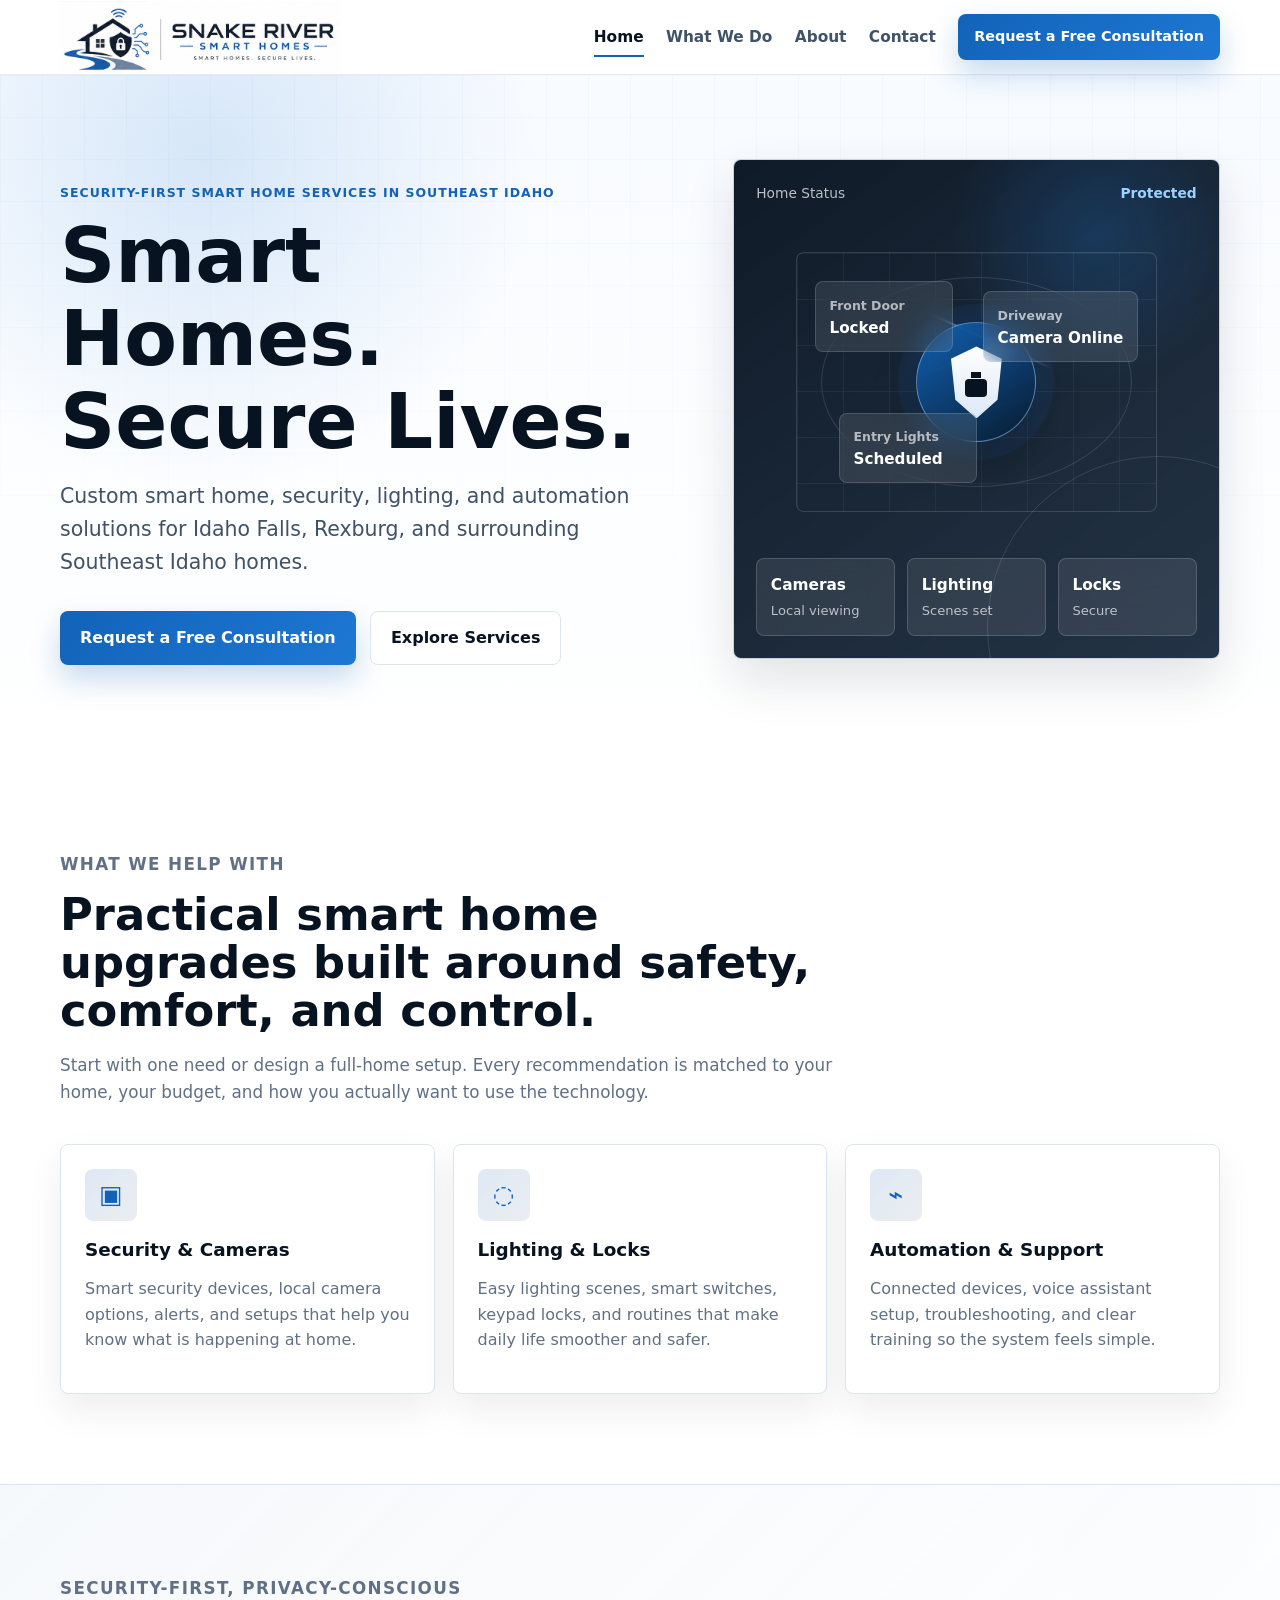
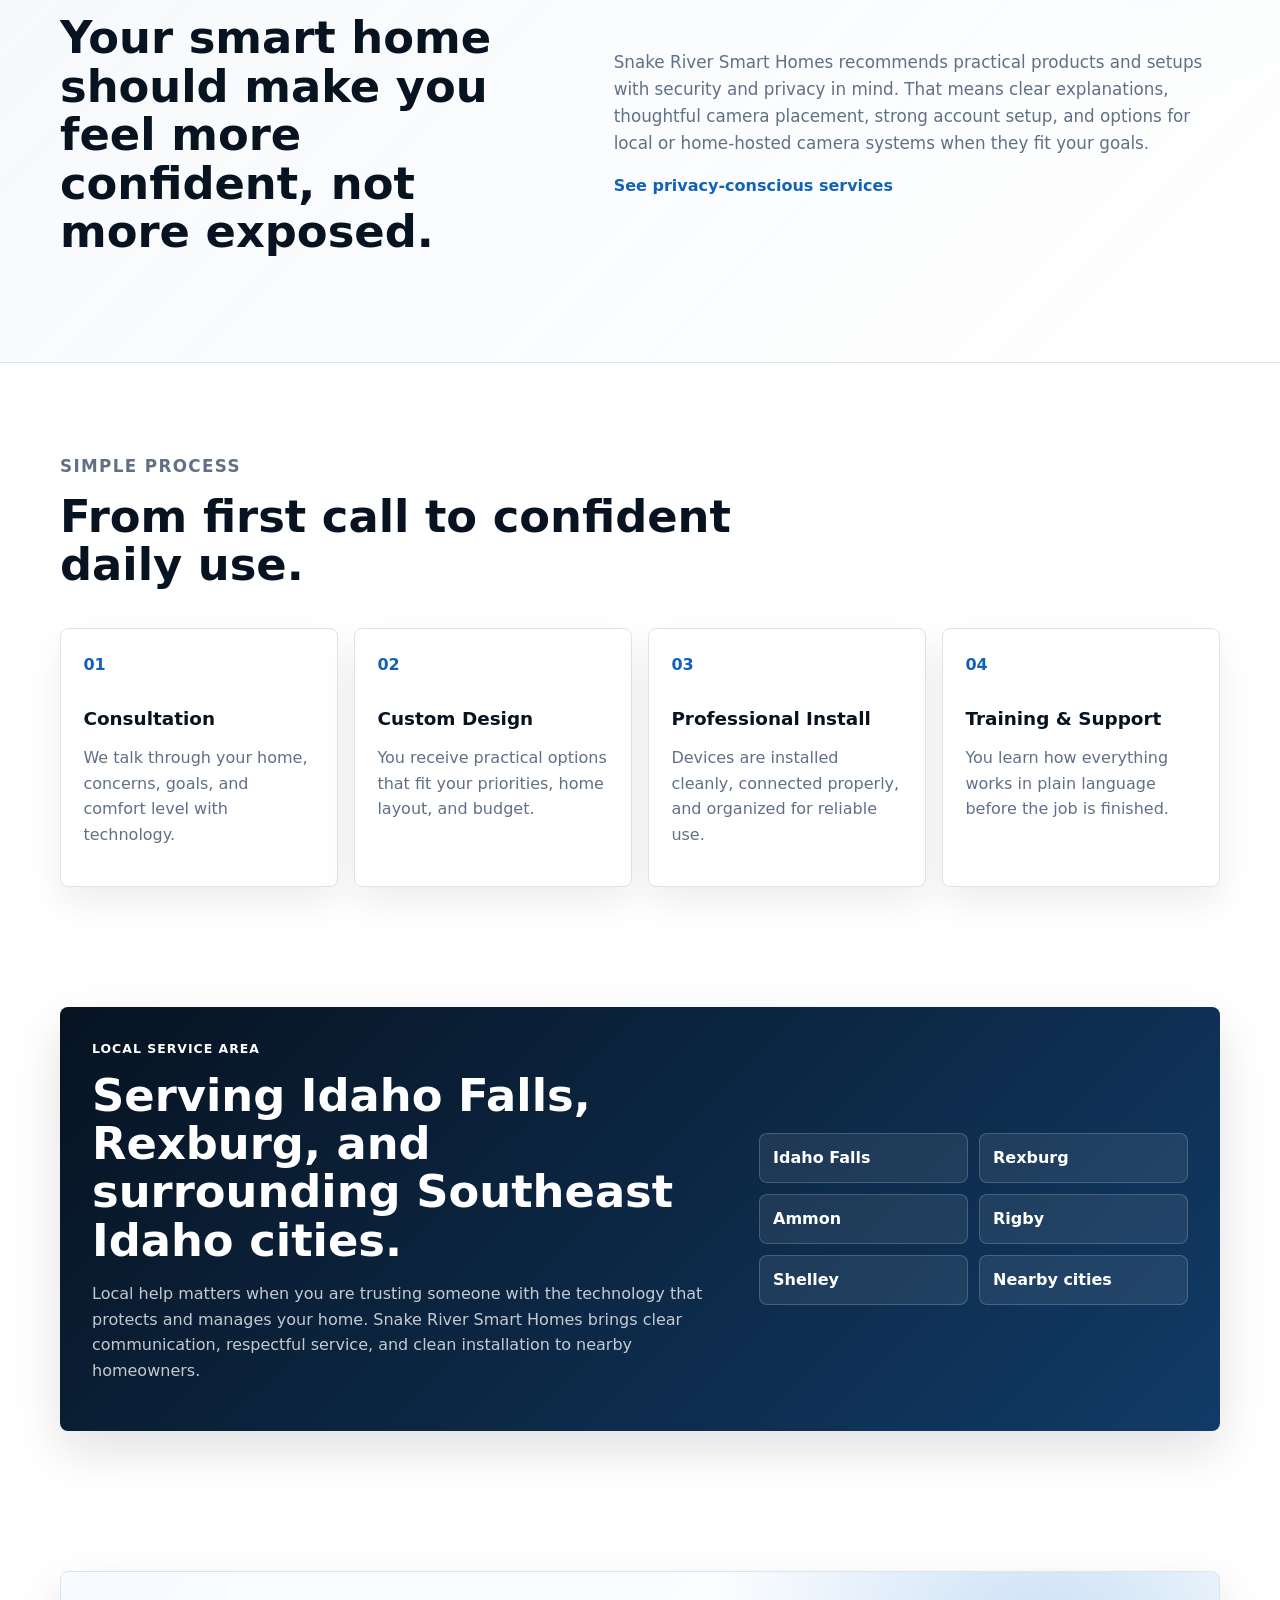
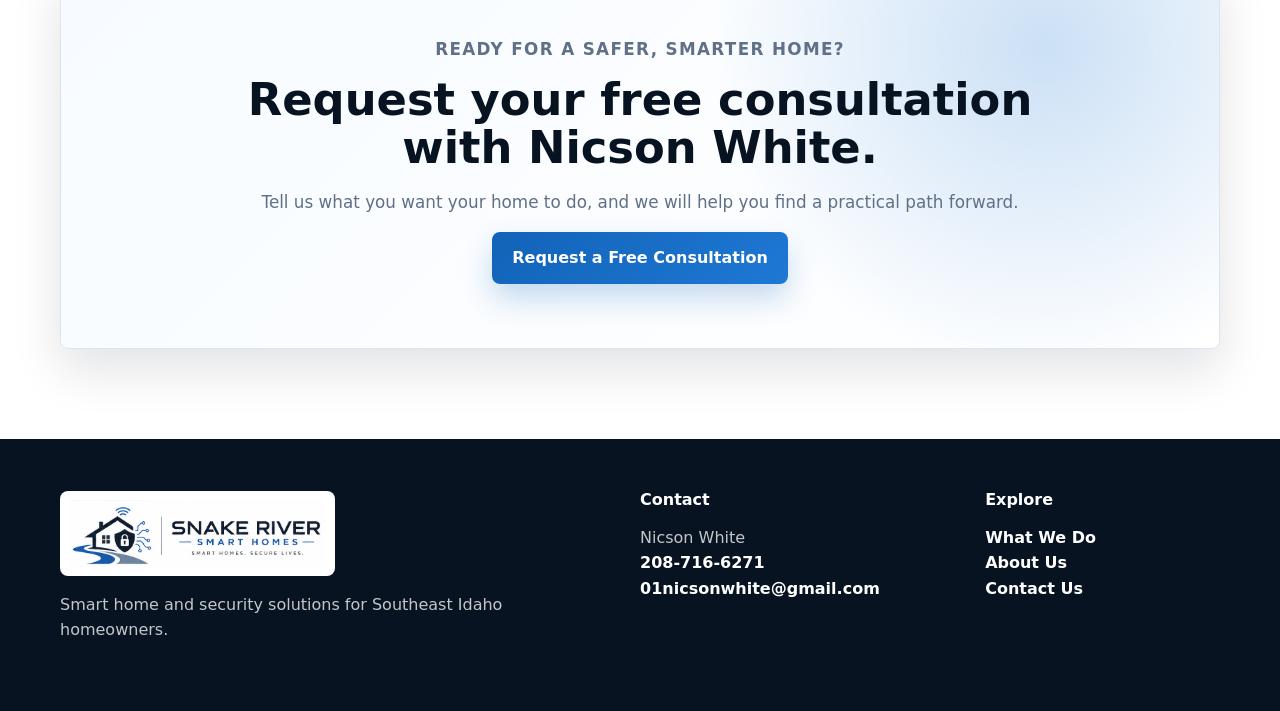
<file: index.html>
<!DOCTYPE html>
<html lang="en">
<head>
  <meta charset="UTF-8">
  <meta name="viewport" content="width=device-width, initial-scale=1.0">
  <meta name="description" content="Snake River Smart Homes provides security-first smart home, lighting, camera, lock, and automation solutions in Idaho Falls, Rexburg, and Southeast Idaho.">
  <title>Snake River Smart Homes | Smart Homes. Secure Lives.</title>
  <link rel="stylesheet" href="styles.css">
</head>
<body>
  <header class="site-header" data-header>
    <nav class="nav container" aria-label="Main navigation">
      <a class="brand" href="index.html" aria-label="Snake River Smart Homes home">
        <img src="assets/logo-horizontal.png" alt="Snake River Smart Homes logo">
      </a>
      <button class="nav-toggle" type="button" aria-label="Open menu" aria-expanded="false" aria-controls="primary-nav" data-nav-toggle>
        <span></span><span></span><span></span>
      </button>
      <div class="nav-menu" id="primary-nav" data-nav-menu>
        <a href="index.html">Home</a>
        <a href="packages.html">What We Do</a>
        <a href="about.html">About</a>
        <a href="contact.html">Contact</a>
        <a class="btn btn-small" href="contact.html">Request a Free Consultation</a>
      </div>
    </nav>
  </header>

  <main>
    <section class="hero hero-home">
      <div class="container hero-grid">
        <div class="hero-copy reveal">
          <p class="eyebrow">Security-first smart home services in Southeast Idaho</p>
          <h1>Smart Homes. Secure Lives.</h1>
          <p class="hero-subtitle">Custom smart home, security, lighting, and automation solutions for Idaho Falls, Rexburg, and surrounding Southeast Idaho homes.</p>
          <div class="hero-actions">
            <a class="btn" href="contact.html">Request a Free Consultation</a>
            <a class="btn btn-secondary" href="packages.html">Explore Services</a>
          </div>
        </div>

        <div class="hero-visual reveal" aria-label="Smart home security visual">
          <div class="smart-panel">
            <div class="panel-top">
              <span>Home Status</span>
              <strong>Protected</strong>
            </div>
            <div class="home-dashboard">
              <div class="secure-hub" aria-hidden="true">
                <div class="hub-shield"></div>
              </div>
              <div class="dashboard-tile tile-door">
                <span>Front Door</span>
                <strong>Locked</strong>
              </div>
              <div class="dashboard-tile tile-camera">
                <span>Driveway</span>
                <strong>Camera Online</strong>
              </div>
              <div class="dashboard-tile tile-light">
                <span>Entry Lights</span>
                <strong>Scheduled</strong>
              </div>
              <div class="dashboard-line line-one"></div>
              <div class="dashboard-line line-two"></div>
              <div class="dashboard-line line-three"></div>
            </div>
            <div class="panel-metrics" aria-label="Protected home features">
              <div><strong>Cameras</strong><span>Local viewing</span></div>
              <div><strong>Lighting</strong><span>Scenes set</span></div>
              <div><strong>Locks</strong><span>Secure</span></div>
            </div>
          </div>
        </div>
      </div>
    </section>

    <section class="section">
      <div class="container">
        <div class="section-heading reveal">
          <p class="eyebrow">What we help with</p>
          <h2>Practical smart home upgrades built around safety, comfort, and control.</h2>
          <p>Start with one need or design a full-home setup. Every recommendation is matched to your home, your budget, and how you actually want to use the technology.</p>
        </div>
        <div class="card-grid three">
          <article class="service-card tilt-card reveal">
            <span class="card-icon">▣</span>
            <h3>Security & Cameras</h3>
            <p>Smart security devices, local camera options, alerts, and setups that help you know what is happening at home.</p>
          </article>
          <article class="service-card tilt-card reveal">
            <span class="card-icon">◌</span>
            <h3>Lighting & Locks</h3>
            <p>Easy lighting scenes, smart switches, keypad locks, and routines that make daily life smoother and safer.</p>
          </article>
          <article class="service-card tilt-card reveal">
            <span class="card-icon">⌁</span>
            <h3>Automation & Support</h3>
            <p>Connected devices, voice assistant setup, troubleshooting, and clear training so the system feels simple.</p>
          </article>
        </div>
      </div>
    </section>

    <section class="section band">
      <div class="container split">
        <div class="reveal">
          <p class="eyebrow">Security-first, privacy-conscious</p>
          <h2>Your smart home should make you feel more confident, not more exposed.</h2>
        </div>
        <div class="reveal">
          <p>Snake River Smart Homes recommends practical products and setups with security and privacy in mind. That means clear explanations, thoughtful camera placement, strong account setup, and options for local or home-hosted camera systems when they fit your goals.</p>
          <a class="text-link" href="packages.html">See privacy-conscious services</a>
        </div>
      </div>
    </section>

    <section class="section">
      <div class="container">
        <div class="section-heading reveal">
          <p class="eyebrow">Simple process</p>
          <h2>From first call to confident daily use.</h2>
        </div>
        <div class="process-grid">
          <article class="process-step reveal">
            <span>01</span>
            <h3>Consultation</h3>
            <p>We talk through your home, concerns, goals, and comfort level with technology.</p>
          </article>
          <article class="process-step reveal">
            <span>02</span>
            <h3>Custom Design</h3>
            <p>You receive practical options that fit your priorities, home layout, and budget.</p>
          </article>
          <article class="process-step reveal">
            <span>03</span>
            <h3>Professional Install</h3>
            <p>Devices are installed cleanly, connected properly, and organized for reliable use.</p>
          </article>
          <article class="process-step reveal">
            <span>04</span>
            <h3>Training & Support</h3>
            <p>You learn how everything works in plain language before the job is finished.</p>
          </article>
        </div>
      </div>
    </section>

    <section class="section service-area">
      <div class="container area-card reveal">
        <div>
          <p class="eyebrow">Local service area</p>
          <h2>Serving Idaho Falls, Rexburg, and surrounding Southeast Idaho cities.</h2>
          <p>Local help matters when you are trusting someone with the technology that protects and manages your home. Snake River Smart Homes brings clear communication, respectful service, and clean installation to nearby homeowners.</p>
        </div>
        <div class="area-list" aria-label="Service areas">
          <span>Idaho Falls</span>
          <span>Rexburg</span>
          <span>Ammon</span>
          <span>Rigby</span>
          <span>Shelley</span>
          <span>Nearby cities</span>
        </div>
      </div>
    </section>

    <section class="section final-cta">
      <div class="container cta-panel reveal">
        <p class="eyebrow">Ready for a safer, smarter home?</p>
        <h2>Request your free consultation with Nicson White.</h2>
        <p>Tell us what you want your home to do, and we will help you find a practical path forward.</p>
        <a class="btn" href="contact.html">Request a Free Consultation</a>
      </div>
    </section>
  </main>

  <footer class="footer">
    <div class="container footer-grid">
      <div>
        <img src="assets/logo-horizontal.png" alt="Snake River Smart Homes logo" class="footer-logo">
        <p>Smart home and security solutions for Southeast Idaho homeowners.</p>
      </div>
      <div>
        <h2>Contact</h2>
        <p>Nicson White<br><a href="tel:12087166271">208-716-6271</a><br><a href="mailto:01nicsonwhite@gmail.com">01nicsonwhite@gmail.com</a></p>
      </div>
      <div>
        <h2>Explore</h2>
        <p><a href="packages.html">What We Do</a><br><a href="about.html">About Us</a><br><a href="contact.html">Contact Us</a></p>
      </div>
    </div>
  </footer>

  <script src="script.js"></script>
</body>
</html>
</file>
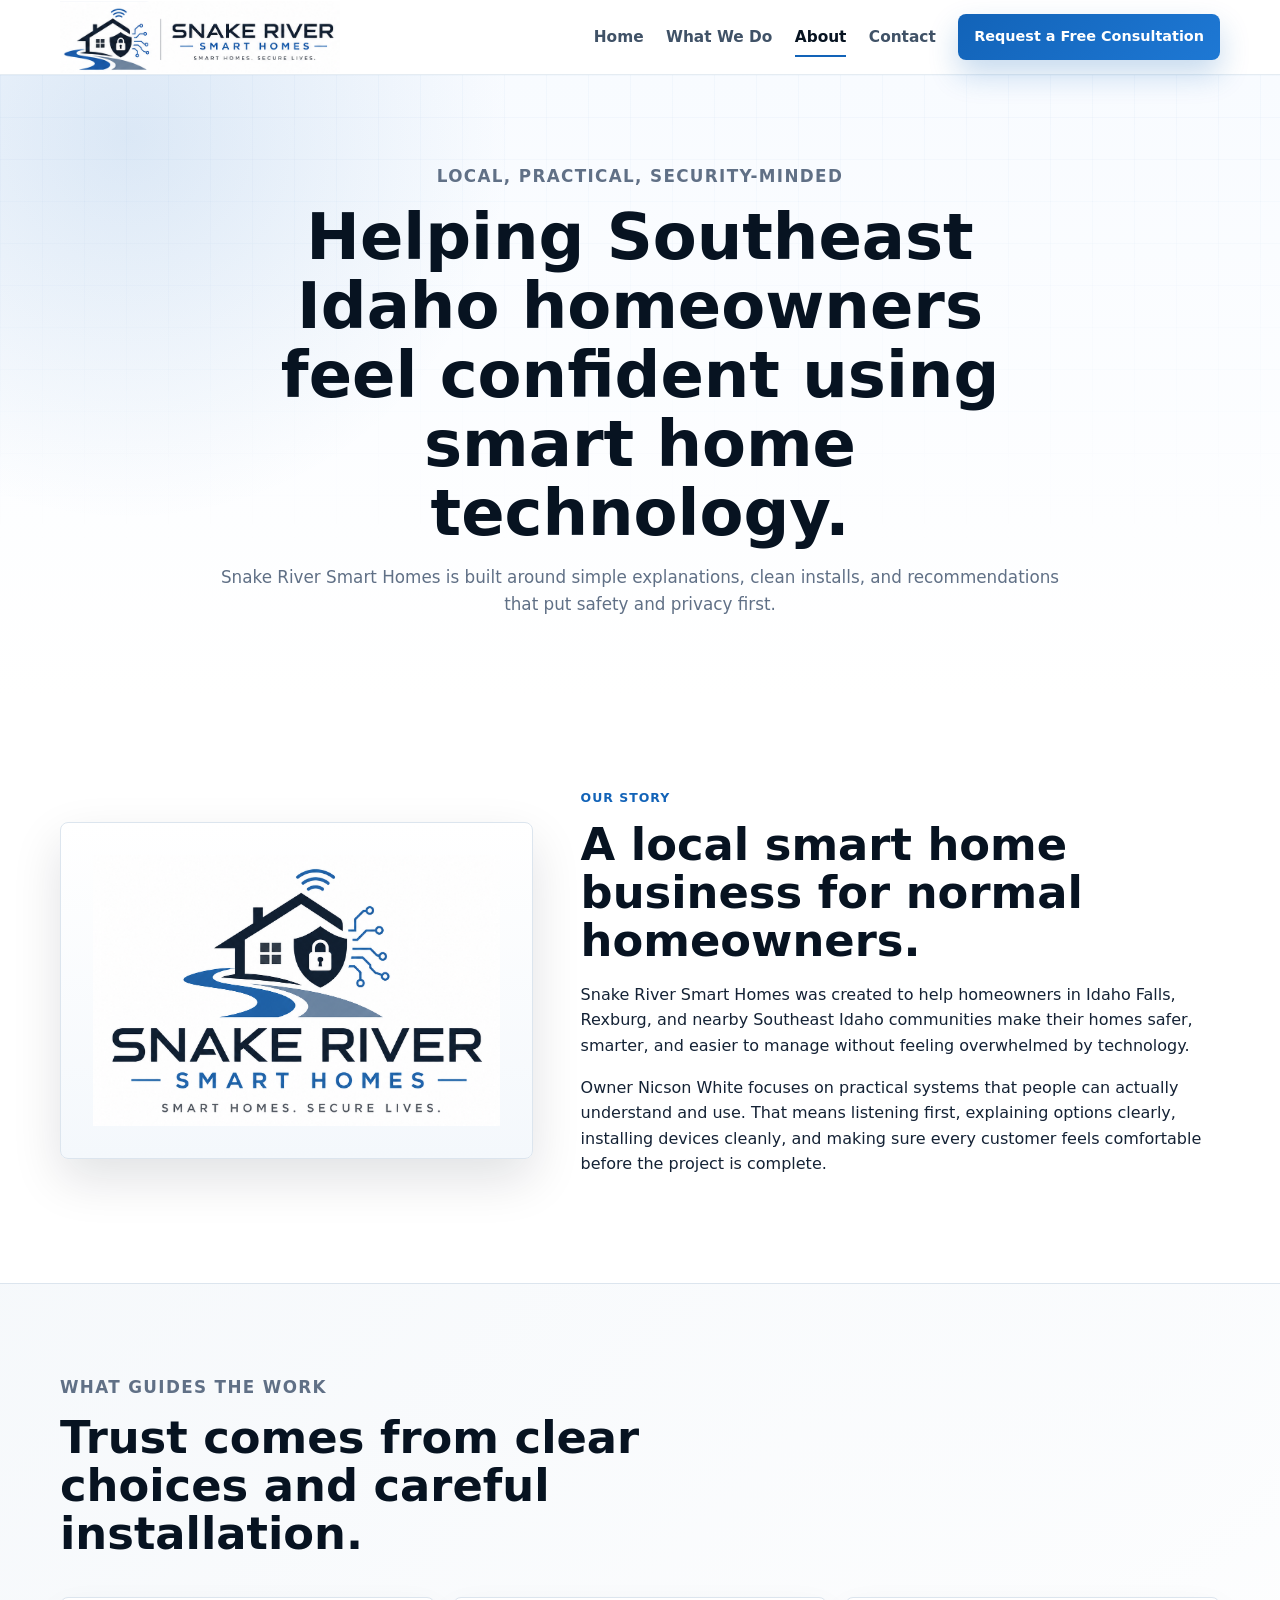
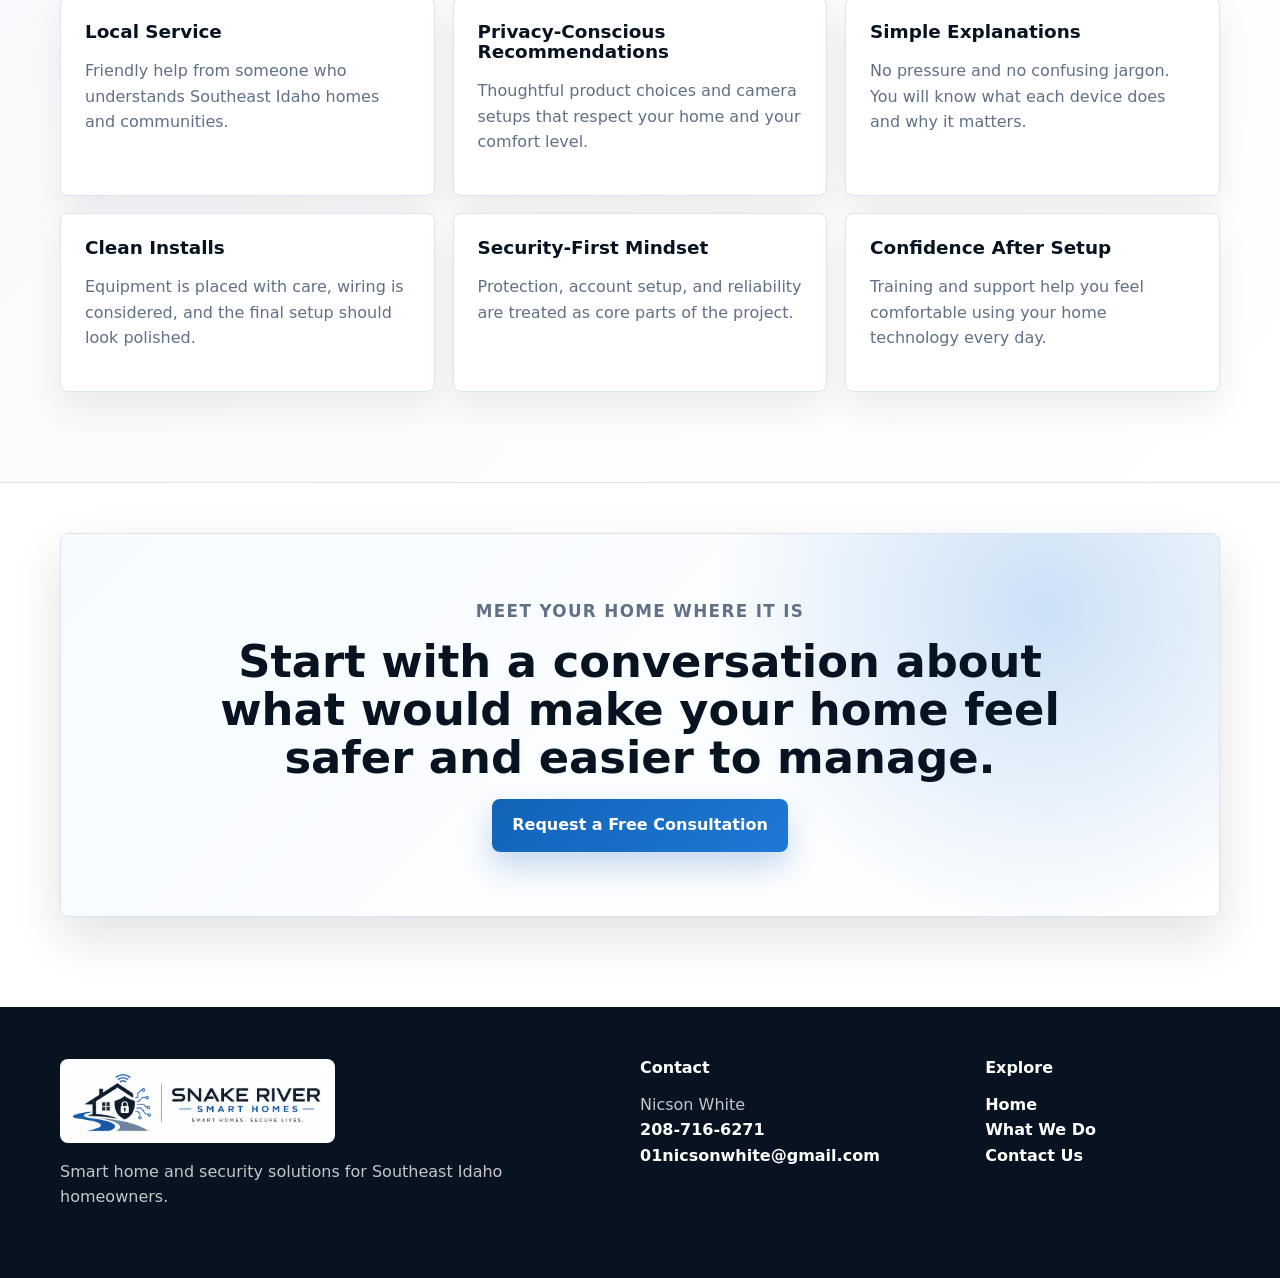
<file: about.html>
<!DOCTYPE html>
<html lang="en">
<head>
  <meta charset="UTF-8">
  <meta name="viewport" content="width=device-width, initial-scale=1.0">
  <meta name="description" content="Learn about Snake River Smart Homes, a local Southeast Idaho smart home business owned by Nicson White.">
  <title>About Us | Snake River Smart Homes</title>
  <link rel="stylesheet" href="styles.css">
</head>
<body>
  <header class="site-header" data-header>
    <nav class="nav container" aria-label="Main navigation">
      <a class="brand" href="index.html" aria-label="Snake River Smart Homes home"><img src="assets/logo-horizontal.png" alt="Snake River Smart Homes logo"></a>
      <button class="nav-toggle" type="button" aria-label="Open menu" aria-expanded="false" aria-controls="primary-nav" data-nav-toggle><span></span><span></span><span></span></button>
      <div class="nav-menu" id="primary-nav" data-nav-menu>
        <a href="index.html">Home</a>
        <a href="packages.html">What We Do</a>
        <a href="about.html">About</a>
        <a href="contact.html">Contact</a>
        <a class="btn btn-small" href="contact.html">Request a Free Consultation</a>
      </div>
    </nav>
  </header>

  <main>
    <section class="page-hero about-hero">
      <div class="container narrow reveal">
        <p class="eyebrow">Local, practical, security-minded</p>
        <h1>Helping Southeast Idaho homeowners feel confident using smart home technology.</h1>
        <p>Snake River Smart Homes is built around simple explanations, clean installs, and recommendations that put safety and privacy first.</p>
      </div>
    </section>

    <section class="section">
      <div class="container story-grid">
        <div class="story-card reveal">
          <img src="assets/logo-primary-cropped.png" alt="Snake River Smart Homes brand mark">
        </div>
        <div class="reveal">
          <p class="eyebrow">Our story</p>
          <h2>A local smart home business for normal homeowners.</h2>
          <p>Snake River Smart Homes was created to help homeowners in Idaho Falls, Rexburg, and nearby Southeast Idaho communities make their homes safer, smarter, and easier to manage without feeling overwhelmed by technology.</p>
          <p>Owner Nicson White focuses on practical systems that people can actually understand and use. That means listening first, explaining options clearly, installing devices cleanly, and making sure every customer feels comfortable before the project is complete.</p>
        </div>
      </div>
    </section>

    <section class="section band">
      <div class="container">
        <div class="section-heading reveal">
          <p class="eyebrow">What guides the work</p>
          <h2>Trust comes from clear choices and careful installation.</h2>
        </div>
        <div class="card-grid three">
          <article class="value-card reveal"><h3>Local Service</h3><p>Friendly help from someone who understands Southeast Idaho homes and communities.</p></article>
          <article class="value-card reveal"><h3>Privacy-Conscious Recommendations</h3><p>Thoughtful product choices and camera setups that respect your home and your comfort level.</p></article>
          <article class="value-card reveal"><h3>Simple Explanations</h3><p>No pressure and no confusing jargon. You will know what each device does and why it matters.</p></article>
          <article class="value-card reveal"><h3>Clean Installs</h3><p>Equipment is placed with care, wiring is considered, and the final setup should look polished.</p></article>
          <article class="value-card reveal"><h3>Security-First Mindset</h3><p>Protection, account setup, and reliability are treated as core parts of the project.</p></article>
          <article class="value-card reveal"><h3>Confidence After Setup</h3><p>Training and support help you feel comfortable using your home technology every day.</p></article>
        </div>
      </div>
    </section>

    <section class="section final-cta">
      <div class="container cta-panel reveal">
        <p class="eyebrow">Meet your home where it is</p>
        <h2>Start with a conversation about what would make your home feel safer and easier to manage.</h2>
        <a class="btn" href="contact.html">Request a Free Consultation</a>
      </div>
    </section>
  </main>

  <footer class="footer">
    <div class="container footer-grid">
      <div><img src="assets/logo-horizontal.png" alt="Snake River Smart Homes logo" class="footer-logo"><p>Smart home and security solutions for Southeast Idaho homeowners.</p></div>
      <div><h2>Contact</h2><p>Nicson White<br><a href="tel:12087166271">208-716-6271</a><br><a href="mailto:01nicsonwhite@gmail.com">01nicsonwhite@gmail.com</a></p></div>
      <div><h2>Explore</h2><p><a href="index.html">Home</a><br><a href="packages.html">What We Do</a><br><a href="contact.html">Contact Us</a></p></div>
    </div>
  </footer>
  <script src="script.js"></script>
</body>
</html>
</file>
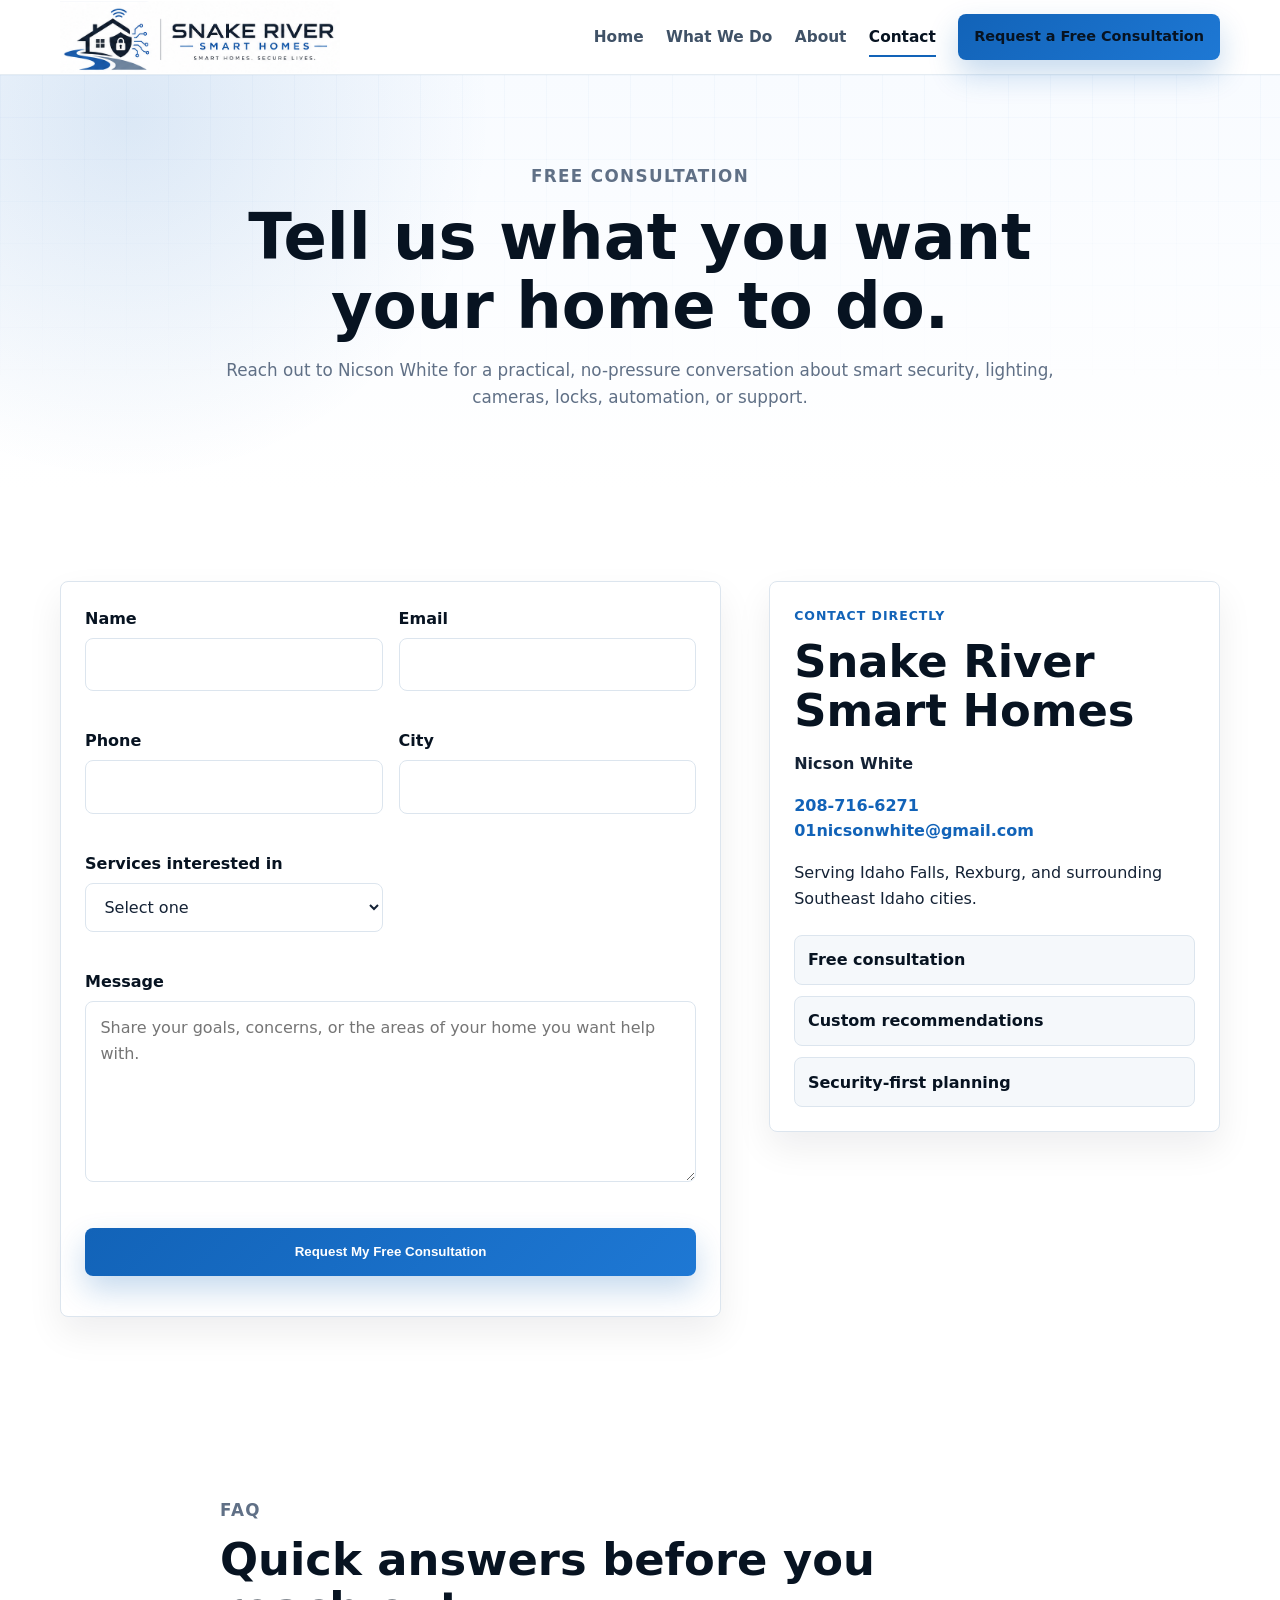
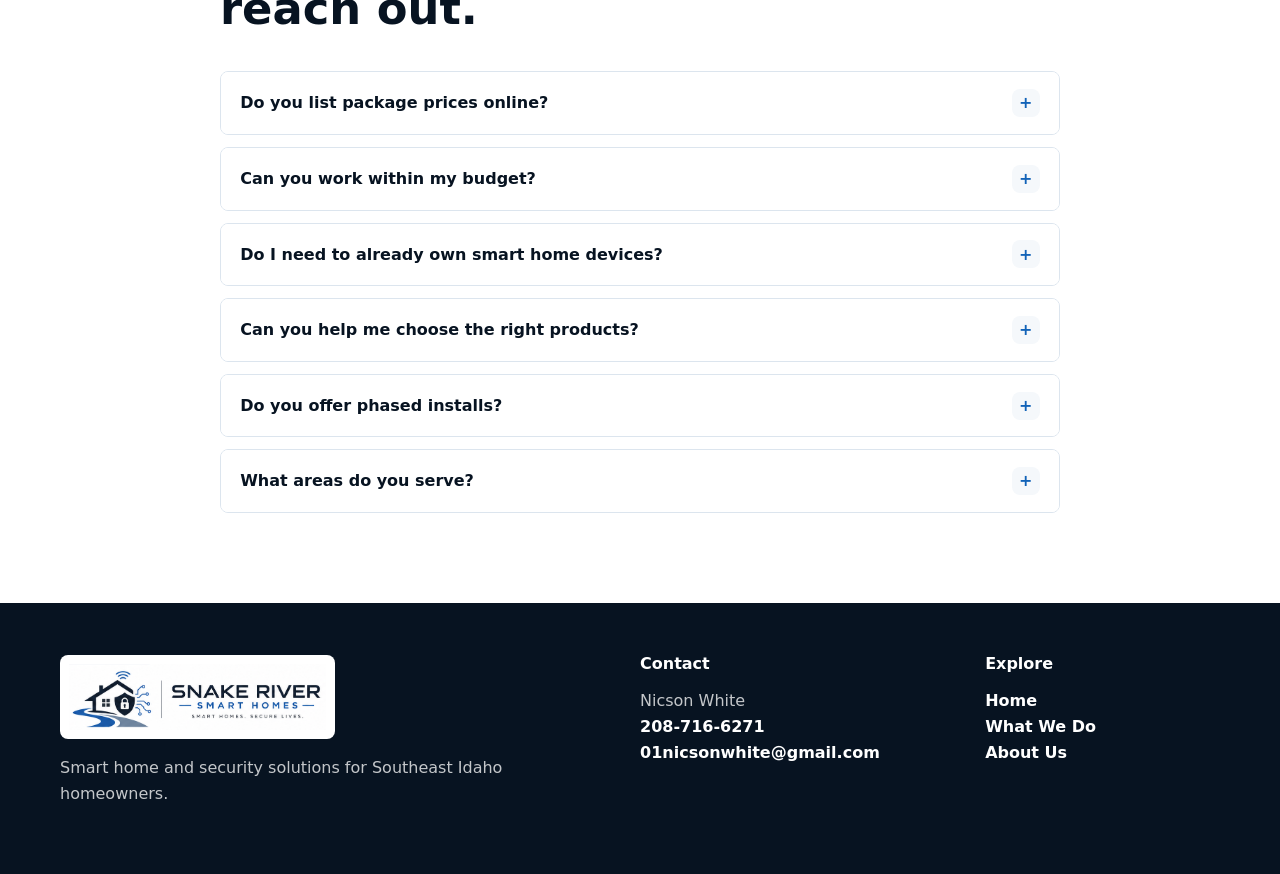
<file: contact.html>
<!DOCTYPE html>
<html lang="en">
<head>
  <meta charset="UTF-8">
  <meta name="viewport" content="width=device-width, initial-scale=1.0">
  <meta name="description" content="Contact Snake River Smart Homes to request a free smart home consultation in Idaho Falls, Rexburg, or Southeast Idaho.">
  <title>Contact Us | Snake River Smart Homes</title>
  <link rel="stylesheet" href="styles.css">
</head>
<body>
  <header class="site-header" data-header>
    <nav class="nav container" aria-label="Main navigation">
      <a class="brand" href="index.html" aria-label="Snake River Smart Homes home"><img src="assets/logo-horizontal.png" alt="Snake River Smart Homes logo"></a>
      <button class="nav-toggle" type="button" aria-label="Open menu" aria-expanded="false" aria-controls="primary-nav" data-nav-toggle><span></span><span></span><span></span></button>
      <div class="nav-menu" id="primary-nav" data-nav-menu>
        <a href="index.html">Home</a>
        <a href="packages.html">What We Do</a>
        <a href="about.html">About</a>
        <a href="contact.html">Contact</a>
        <a class="btn btn-small" href="contact.html">Request a Free Consultation</a>
      </div>
    </nav>
  </header>

  <main>
    <section class="page-hero">
      <div class="container narrow reveal">
        <p class="eyebrow">Free consultation</p>
        <h1>Tell us what you want your home to do.</h1>
        <p>Reach out to Nicson White for a practical, no-pressure conversation about smart security, lighting, cameras, locks, automation, or support.</p>
      </div>
    </section>

    <section class="section contact-section">
      <div class="container contact-grid">
        <form class="contact-form reveal" id="consultation-form" novalidate>
          <div class="form-row">
            <label for="name">Name</label>
            <input id="name" name="name" type="text" autocomplete="name" required>
            <small class="error-message"></small>
          </div>
          <div class="form-row">
            <label for="email">Email</label>
            <input id="email" name="email" type="email" autocomplete="email" required>
            <small class="error-message"></small>
          </div>
          <div class="form-row">
            <label for="phone">Phone</label>
            <input id="phone" name="phone" type="tel" autocomplete="tel" required>
            <small class="error-message"></small>
          </div>
          <div class="form-row">
            <label for="city">City</label>
            <input id="city" name="city" type="text" autocomplete="address-level2" required>
            <small class="error-message"></small>
          </div>
          <div class="form-row">
            <label for="services">Services interested in</label>
            <select id="services" name="services" required>
              <option value="">Select one</option>
              <option>Smart Security</option>
              <option>Smart Lighting</option>
              <option>Smart Locks</option>
              <option>Home Automation</option>
              <option>Local/Home-Hosted Cameras</option>
              <option>Setup & Support</option>
              <option>Not sure yet</option>
            </select>
            <small class="error-message"></small>
          </div>
          <div class="form-row full">
            <label for="message">Message</label>
            <textarea id="message" name="message" rows="6" placeholder="Share your goals, concerns, or the areas of your home you want help with." required></textarea>
            <small class="error-message"></small>
          </div>
          <button class="btn" type="submit">Request My Free Consultation</button>
          <p class="form-status" role="status" aria-live="polite"></p>
        </form>

        <aside class="contact-card reveal" aria-label="Contact information">
          <p class="eyebrow">Contact directly</p>
          <h2>Snake River Smart Homes</h2>
          <p><strong>Nicson White</strong></p>
          <p><a href="tel:12087166271">208-716-6271</a><br><a href="mailto:01nicsonwhite@gmail.com">01nicsonwhite@gmail.com</a></p>
          <p>Serving Idaho Falls, Rexburg, and surrounding Southeast Idaho cities.</p>
          <div class="contact-highlights">
            <span>Free consultation</span>
            <span>Custom recommendations</span>
            <span>Security-first planning</span>
          </div>
        </aside>
      </div>
    </section>

    <section class="section faq-section">
      <div class="container narrow">
        <div class="section-heading reveal">
          <p class="eyebrow">FAQ</p>
          <h2>Quick answers before you reach out.</h2>
        </div>
        <div class="faq-list">
          <div class="faq-item reveal"><button type="button" class="faq-question">Do you list package prices online?<span>+</span></button><div class="faq-answer"><p>No. Packages are custom-built after a consultation so recommendations match the home, goals, and budget.</p></div></div>
          <div class="faq-item reveal"><button type="button" class="faq-question">Can you work within my budget?<span>+</span></button><div class="faq-answer"><p>Yes. Plans can be shaped as best, budget, or phased options depending on what fits.</p></div></div>
          <div class="faq-item reveal"><button type="button" class="faq-question">Do I need to already own smart home devices?<span>+</span></button><div class="faq-answer"><p>No. You can start from scratch, use devices you already own, or get help deciding what to buy.</p></div></div>
          <div class="faq-item reveal"><button type="button" class="faq-question">Can you help me choose the right products?<span>+</span></button><div class="faq-answer"><p>Yes. Product choices are based on your priorities, privacy preferences, and the way your household uses technology.</p></div></div>
          <div class="faq-item reveal"><button type="button" class="faq-question">Do you offer phased installs?<span>+</span></button><div class="faq-answer"><p>Yes. Phased installs help you start with the most important upgrades and expand later.</p></div></div>
          <div class="faq-item reveal"><button type="button" class="faq-question">What areas do you serve?<span>+</span></button><div class="faq-answer"><p>Idaho Falls, Rexburg, and surrounding Southeast Idaho cities.</p></div></div>
        </div>
      </div>
    </section>
  </main>

  <footer class="footer">
    <div class="container footer-grid">
      <div><img src="assets/logo-horizontal.png" alt="Snake River Smart Homes logo" class="footer-logo"><p>Smart home and security solutions for Southeast Idaho homeowners.</p></div>
      <div><h2>Contact</h2><p>Nicson White<br><a href="tel:12087166271">208-716-6271</a><br><a href="mailto:01nicsonwhite@gmail.com">01nicsonwhite@gmail.com</a></p></div>
      <div><h2>Explore</h2><p><a href="index.html">Home</a><br><a href="packages.html">What We Do</a><br><a href="about.html">About Us</a></p></div>
    </div>
  </footer>
  <script src="script.js"></script>
</body>
</html>
</file>
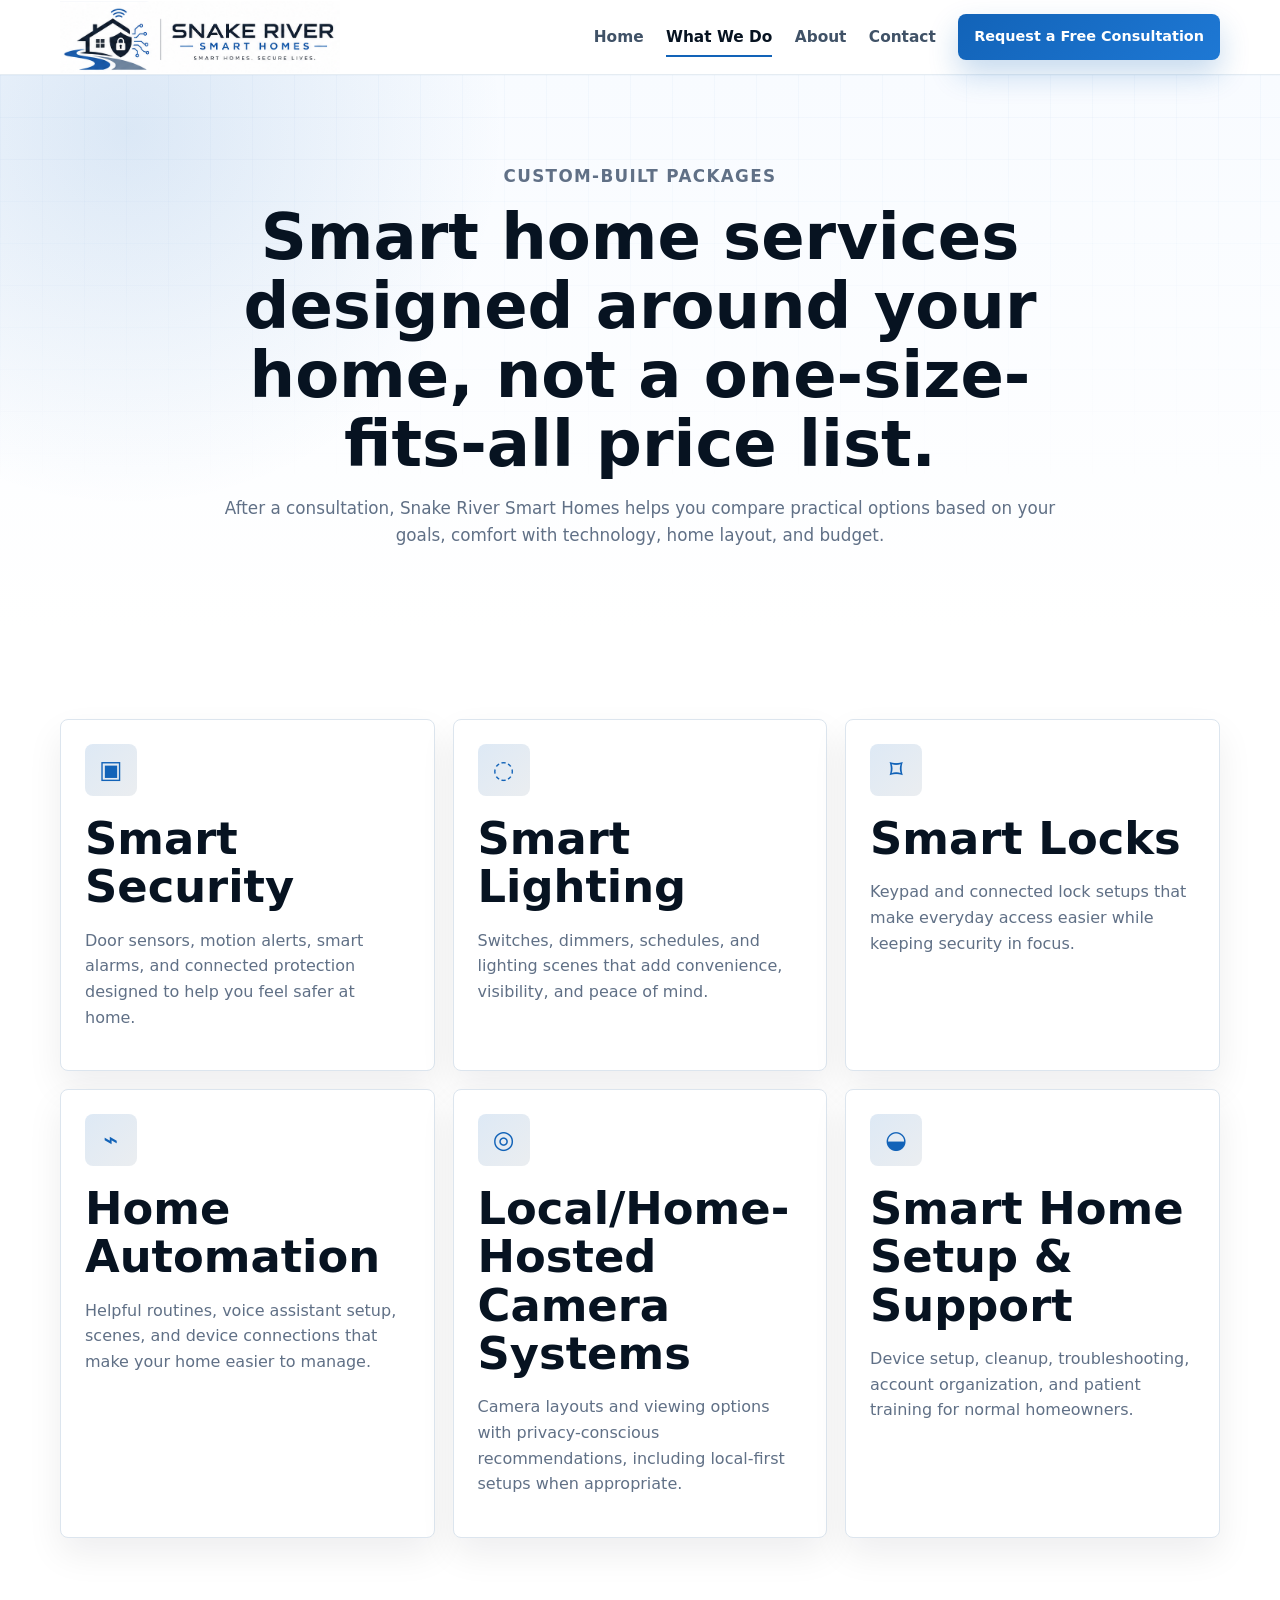
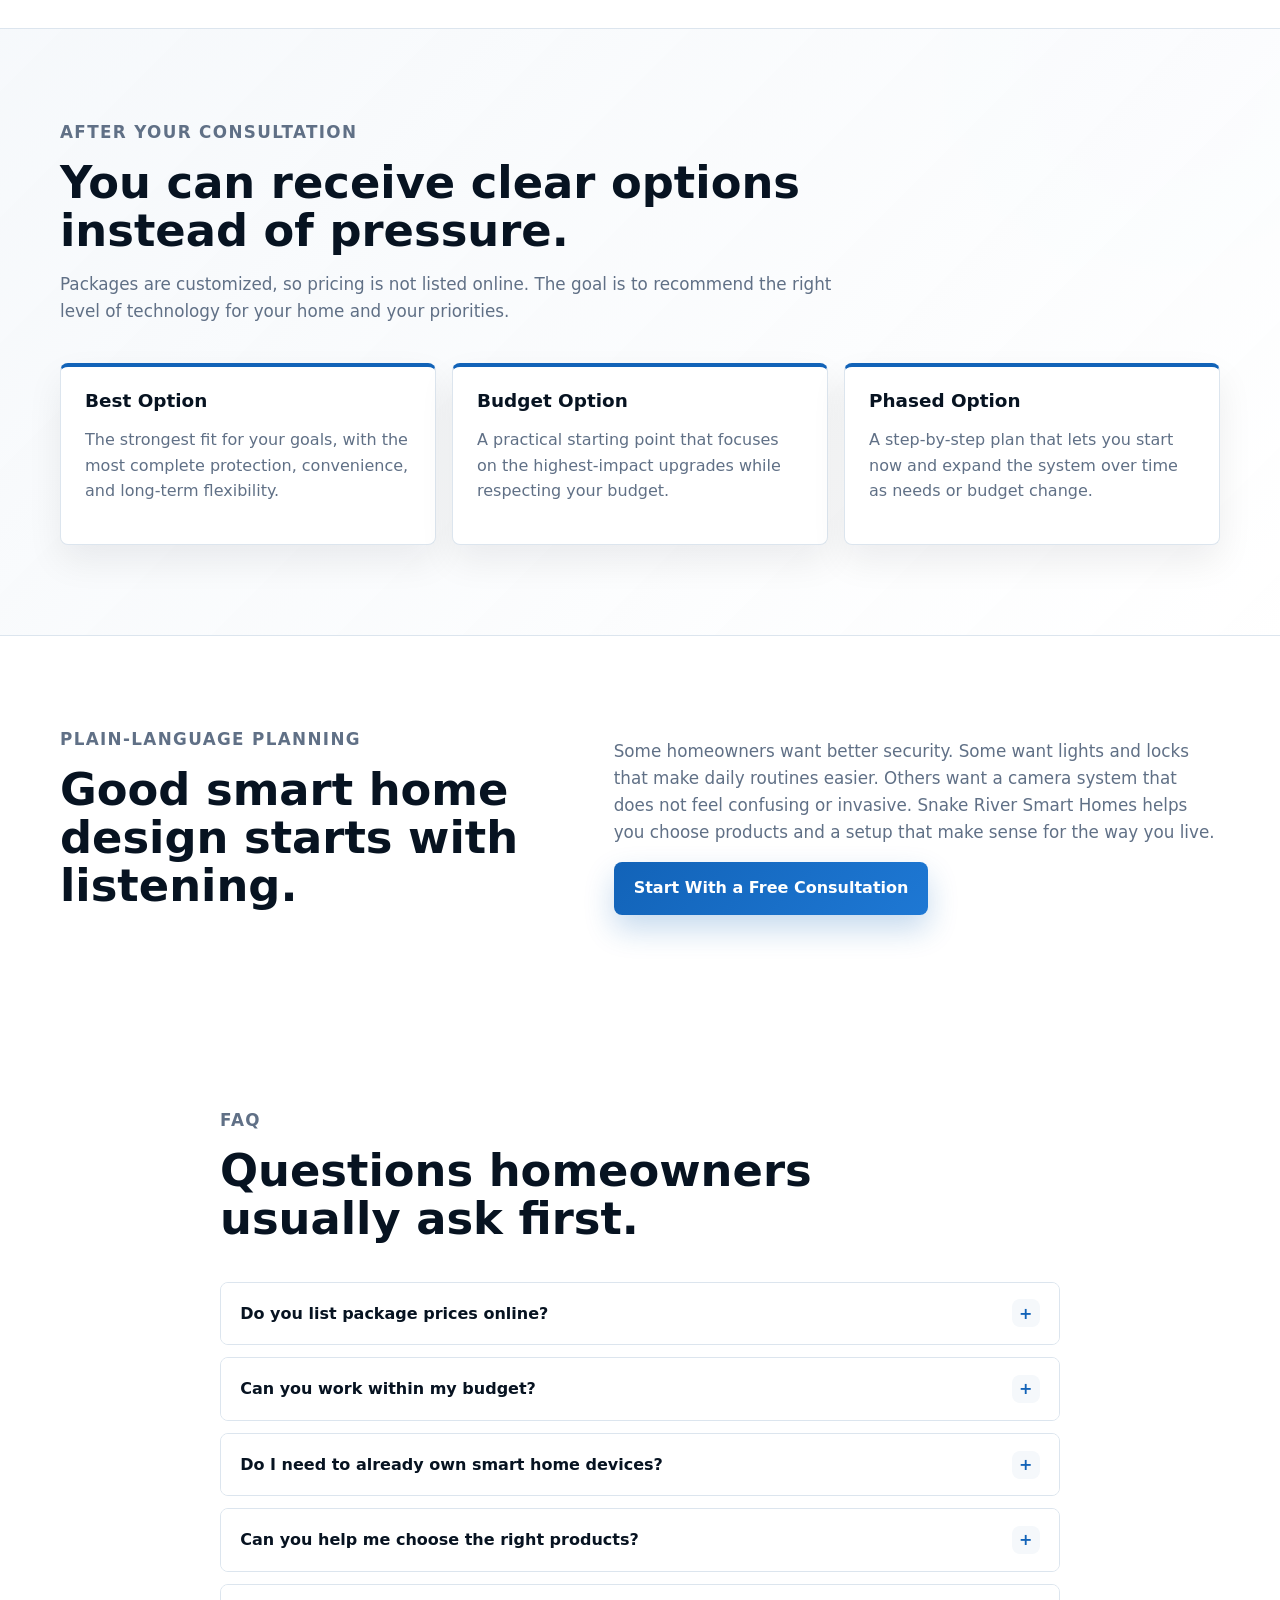
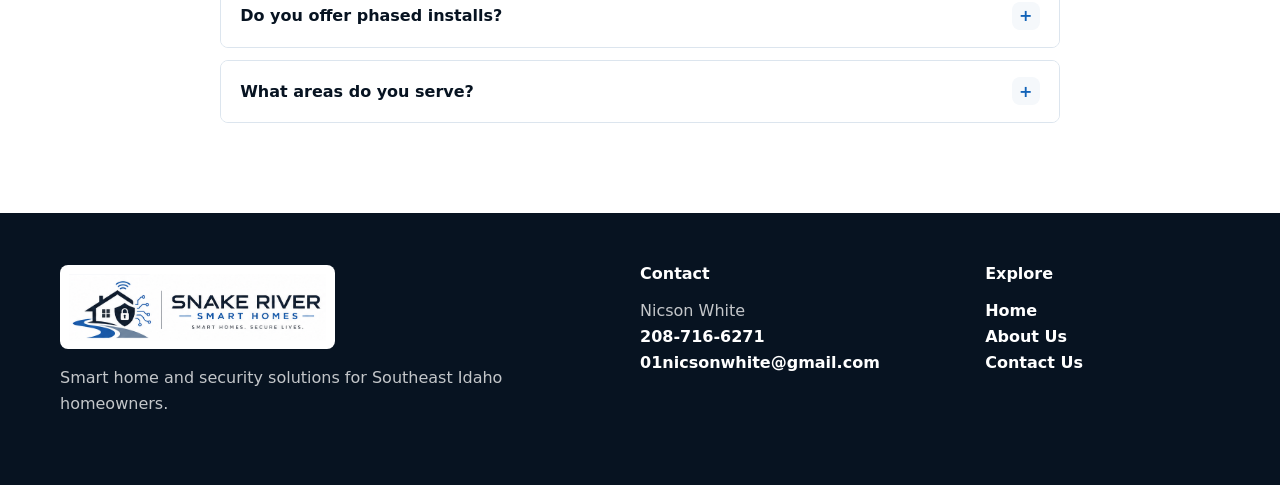
<file: packages.html>
<!DOCTYPE html>
<html lang="en">
<head>
  <meta charset="UTF-8">
  <meta name="viewport" content="width=device-width, initial-scale=1.0">
  <meta name="description" content="Custom smart security, lighting, lock, camera, automation, and support packages from Snake River Smart Homes.">
  <title>What We Do | Snake River Smart Homes</title>
  <link rel="stylesheet" href="styles.css">
</head>
<body>
  <header class="site-header" data-header>
    <nav class="nav container" aria-label="Main navigation">
      <a class="brand" href="index.html" aria-label="Snake River Smart Homes home"><img src="assets/logo-horizontal.png" alt="Snake River Smart Homes logo"></a>
      <button class="nav-toggle" type="button" aria-label="Open menu" aria-expanded="false" aria-controls="primary-nav" data-nav-toggle><span></span><span></span><span></span></button>
      <div class="nav-menu" id="primary-nav" data-nav-menu>
        <a href="index.html">Home</a>
        <a href="packages.html">What We Do</a>
        <a href="about.html">About</a>
        <a href="contact.html">Contact</a>
        <a class="btn btn-small" href="contact.html">Request a Free Consultation</a>
      </div>
    </nav>
  </header>

  <main>
    <section class="page-hero">
      <div class="container narrow reveal">
        <p class="eyebrow">Custom-built packages</p>
        <h1>Smart home services designed around your home, not a one-size-fits-all price list.</h1>
        <p>After a consultation, Snake River Smart Homes helps you compare practical options based on your goals, comfort with technology, home layout, and budget.</p>
      </div>
    </section>

    <section class="section">
      <div class="container">
        <div class="card-grid three">
          <article class="service-card tilt-card reveal">
            <span class="card-icon">▣</span>
            <h2>Smart Security</h2>
            <p>Door sensors, motion alerts, smart alarms, and connected protection designed to help you feel safer at home.</p>
          </article>
          <article class="service-card tilt-card reveal">
            <span class="card-icon">◌</span>
            <h2>Smart Lighting</h2>
            <p>Switches, dimmers, schedules, and lighting scenes that add convenience, visibility, and peace of mind.</p>
          </article>
          <article class="service-card tilt-card reveal">
            <span class="card-icon">⌑</span>
            <h2>Smart Locks</h2>
            <p>Keypad and connected lock setups that make everyday access easier while keeping security in focus.</p>
          </article>
          <article class="service-card tilt-card reveal">
            <span class="card-icon">⌁</span>
            <h2>Home Automation</h2>
            <p>Helpful routines, voice assistant setup, scenes, and device connections that make your home easier to manage.</p>
          </article>
          <article class="service-card tilt-card reveal">
            <span class="card-icon">◎</span>
            <h2>Local/Home-Hosted Camera Systems</h2>
            <p>Camera layouts and viewing options with privacy-conscious recommendations, including local-first setups when appropriate.</p>
          </article>
          <article class="service-card tilt-card reveal">
            <span class="card-icon">◒</span>
            <h2>Smart Home Setup & Support</h2>
            <p>Device setup, cleanup, troubleshooting, account organization, and patient training for normal homeowners.</p>
          </article>
        </div>
      </div>
    </section>

    <section class="section band">
      <div class="container">
        <div class="section-heading reveal">
          <p class="eyebrow">After your consultation</p>
          <h2>You can receive clear options instead of pressure.</h2>
          <p>Packages are customized, so pricing is not listed online. The goal is to recommend the right level of technology for your home and your priorities.</p>
        </div>
        <div class="option-grid">
          <article class="option-card reveal">
            <h3>Best Option</h3>
            <p>The strongest fit for your goals, with the most complete protection, convenience, and long-term flexibility.</p>
          </article>
          <article class="option-card reveal">
            <h3>Budget Option</h3>
            <p>A practical starting point that focuses on the highest-impact upgrades while respecting your budget.</p>
          </article>
          <article class="option-card reveal">
            <h3>Phased Option</h3>
            <p>A step-by-step plan that lets you start now and expand the system over time as needs or budget change.</p>
          </article>
        </div>
      </div>
    </section>

    <section class="section">
      <div class="container split">
        <div class="reveal">
          <p class="eyebrow">Plain-language planning</p>
          <h2>Good smart home design starts with listening.</h2>
        </div>
        <div class="reveal">
          <p>Some homeowners want better security. Some want lights and locks that make daily routines easier. Others want a camera system that does not feel confusing or invasive. Snake River Smart Homes helps you choose products and a setup that make sense for the way you live.</p>
          <a class="btn" href="contact.html">Start With a Free Consultation</a>
        </div>
      </div>
    </section>

    <section class="section faq-section">
      <div class="container narrow">
        <div class="section-heading reveal">
          <p class="eyebrow">FAQ</p>
          <h2>Questions homeowners usually ask first.</h2>
        </div>
        <div class="faq-list">
          <div class="faq-item reveal">
            <button type="button" class="faq-question">Do you list package prices online?<span>+</span></button>
            <div class="faq-answer"><p>No. Every home and goal is different, so packages are built after a consultation instead of using a generic price list.</p></div>
          </div>
          <div class="faq-item reveal">
            <button type="button" class="faq-question">Can you work within my budget?<span>+</span></button>
            <div class="faq-answer"><p>Yes. You can receive a best option, budget option, or phased option so the plan matches what you are comfortable investing.</p></div>
          </div>
          <div class="faq-item reveal">
            <button type="button" class="faq-question">Do I need to already own smart home devices?<span>+</span></button>
            <div class="faq-answer"><p>No. Snake River Smart Homes can help you choose devices, set up devices you already own, or combine both when it makes sense.</p></div>
          </div>
          <div class="faq-item reveal">
            <button type="button" class="faq-question">Can you help me choose the right products?<span>+</span></button>
            <div class="faq-answer"><p>Yes. Product recommendations are based on your goals, home layout, privacy preferences, and comfort level with technology.</p></div>
          </div>
          <div class="faq-item reveal">
            <button type="button" class="faq-question">Do you offer phased installs?<span>+</span></button>
            <div class="faq-answer"><p>Yes. A phased plan can help you start with the most important upgrades and add more over time.</p></div>
          </div>
          <div class="faq-item reveal">
            <button type="button" class="faq-question">What areas do you serve?<span>+</span></button>
            <div class="faq-answer"><p>Snake River Smart Homes serves Idaho Falls, Rexburg, and surrounding Southeast Idaho cities.</p></div>
          </div>
        </div>
      </div>
    </section>
  </main>

  <footer class="footer">
    <div class="container footer-grid">
      <div><img src="assets/logo-horizontal.png" alt="Snake River Smart Homes logo" class="footer-logo"><p>Smart home and security solutions for Southeast Idaho homeowners.</p></div>
      <div><h2>Contact</h2><p>Nicson White<br><a href="tel:12087166271">208-716-6271</a><br><a href="mailto:01nicsonwhite@gmail.com">01nicsonwhite@gmail.com</a></p></div>
      <div><h2>Explore</h2><p><a href="index.html">Home</a><br><a href="about.html">About Us</a><br><a href="contact.html">Contact Us</a></p></div>
    </div>
  </footer>
  <script src="script.js"></script>
</body>
</html>
</file>
<file: styles.css>
:root {
  --navy: #071321;
  --navy-2: #0c1d31;
  --blue: #1263b8;
  --blue-2: #1e78d4;
  --steel: #6f8398;
  --steel-dark: #405267;
  --white: #ffffff;
  --cloud: #f5f8fb;
  --line: #dce5ee;
  --text: #142235;
  --muted: #607086;
  --shadow: 0 20px 50px rgba(7, 19, 33, 0.12);
  --radius: 8px;
  --container: 1160px;
}

* {
  box-sizing: border-box;
}

html {
  scroll-behavior: smooth;
}

body {
  margin: 0;
  font-family: Inter, ui-sans-serif, system-ui, -apple-system, BlinkMacSystemFont, "Segoe UI", Arial, sans-serif;
  color: var(--text);
  background: var(--white);
  line-height: 1.6;
}

body.nav-open {
  overflow: hidden;
}

img {
  max-width: 100%;
  display: block;
}

a {
  color: inherit;
  text-decoration: none;
}

p {
  margin: 0 0 1rem;
}

h1,
h2,
h3 {
  margin: 0 0 1rem;
  color: var(--navy);
  line-height: 1.08;
  letter-spacing: 0;
}

h1 {
  font-size: clamp(2.5rem, 6vw, 5.9rem);
  font-weight: 800;
}

h2 {
  font-size: clamp(1.8rem, 3.5vw, 3.3rem);
  font-weight: 800;
}

h3 {
  font-size: 1.15rem;
  font-weight: 750;
}

.container {
  width: min(calc(100% - 40px), var(--container));
  margin: 0 auto;
}

.narrow {
  max-width: 840px;
}

.site-header {
  position: sticky;
  top: 0;
  z-index: 50;
  background: rgba(255, 255, 255, 0.88);
  border-bottom: 1px solid rgba(220, 229, 238, 0.72);
  backdrop-filter: blur(18px);
  transition: box-shadow 0.25s ease, background 0.25s ease;
}

.site-header.scrolled {
  background: rgba(255, 255, 255, 0.96);
  box-shadow: 0 12px 32px rgba(7, 19, 33, 0.1);
}

.nav {
  min-height: 74px;
  display: flex;
  align-items: center;
  justify-content: space-between;
  gap: 1.5rem;
}

.brand {
  width: 280px;
  flex: 0 0 auto;
}

.brand img {
  width: 100%;
  height: auto;
}

.nav-menu {
  display: flex;
  align-items: center;
  gap: 1.4rem;
  font-size: 0.96rem;
  font-weight: 700;
}

.nav-menu > a:not(.btn) {
  color: var(--steel-dark);
  position: relative;
}

.nav-menu > a:not(.btn)::after {
  content: "";
  position: absolute;
  left: 0;
  right: 0;
  bottom: -8px;
  height: 2px;
  background: var(--blue);
  transform: scaleX(0);
  transform-origin: center;
  transition: transform 0.2s ease;
}

.nav-menu > a:hover,
.nav-menu > a.active {
  color: var(--navy);
}

.nav-menu > a:hover::after,
.nav-menu > a.active::after {
  transform: scaleX(1);
}

.nav-toggle {
  display: none;
  width: 44px;
  height: 44px;
  border: 1px solid var(--line);
  border-radius: var(--radius);
  background: var(--white);
  padding: 10px;
  cursor: pointer;
}

.nav-toggle span {
  display: block;
  height: 2px;
  margin: 5px 0;
  background: var(--navy);
  transition: transform 0.2s ease, opacity 0.2s ease;
}

.nav-toggle.is-open span:nth-child(1) {
  transform: translateY(7px) rotate(45deg);
}

.nav-toggle.is-open span:nth-child(2) {
  opacity: 0;
}

.nav-toggle.is-open span:nth-child(3) {
  transform: translateY(-7px) rotate(-45deg);
}

.btn {
  display: inline-flex;
  align-items: center;
  justify-content: center;
  min-height: 48px;
  padding: 0.85rem 1.25rem;
  border: 0;
  border-radius: var(--radius);
  background: linear-gradient(135deg, var(--blue), var(--blue-2));
  color: var(--white);
  font-weight: 800;
  box-shadow: 0 14px 30px rgba(18, 99, 184, 0.24);
  cursor: pointer;
  transition: transform 0.2s ease, box-shadow 0.2s ease;
}

.btn:hover,
.btn:focus-visible {
  transform: translateY(-2px);
  box-shadow: 0 18px 38px rgba(18, 99, 184, 0.32);
}

.btn-small {
  min-height: 42px;
  padding: 0.7rem 1rem;
  font-size: 0.9rem;
}

.btn-secondary {
  background: var(--white);
  color: var(--navy);
  border: 1px solid var(--line);
  box-shadow: none;
}

.text-link {
  color: var(--blue);
  font-weight: 800;
}

.hero {
  position: relative;
  overflow: hidden;
  padding: 84px 0 72px;
  background:
    radial-gradient(circle at 16% 12%, rgba(30, 120, 212, 0.16), transparent 27%),
    linear-gradient(180deg, #f8fbff 0%, #ffffff 100%);
}

.hero::before,
.page-hero::before {
  content: "";
  position: absolute;
  inset: 0;
  pointer-events: none;
  opacity: 0.5;
  background-image:
    linear-gradient(rgba(18, 99, 184, 0.06) 1px, transparent 1px),
    linear-gradient(90deg, rgba(18, 99, 184, 0.06) 1px, transparent 1px);
  background-size: 42px 42px;
  mask-image: linear-gradient(to bottom, black, transparent 80%);
}

.hero-grid {
  position: relative;
  display: grid;
  grid-template-columns: minmax(0, 1fr) minmax(360px, 0.8fr);
  gap: 4rem;
  align-items: center;
}

.eyebrow {
  margin-bottom: 0.8rem;
  color: var(--blue);
  font-size: 0.78rem;
  font-weight: 800;
  letter-spacing: 0.08em;
  text-transform: uppercase;
}

.hero-subtitle {
  max-width: 710px;
  color: var(--steel-dark);
  font-size: clamp(1.05rem, 2vw, 1.28rem);
}

.hero-actions {
  display: flex;
  flex-wrap: wrap;
  gap: 0.9rem;
  margin-top: 2rem;
}

.hero-visual {
  min-height: 530px;
}

.smart-panel {
  position: relative;
  min-height: 500px;
  padding: 1.4rem;
  border: 1px solid rgba(220, 229, 238, 0.9);
  border-radius: 8px;
  background:
    radial-gradient(circle at 75% 15%, rgba(30, 120, 212, 0.24), transparent 26%),
    linear-gradient(145deg, rgba(7, 19, 33, 0.97), rgba(12, 29, 49, 0.9));
  box-shadow: var(--shadow);
  overflow: hidden;
}

.smart-panel::after {
  content: "";
  position: absolute;
  width: 340px;
  height: 340px;
  right: -110px;
  bottom: -140px;
  border: 1px solid rgba(255, 255, 255, 0.12);
  border-radius: 50%;
}

.panel-top {
  display: flex;
  justify-content: space-between;
  gap: 1rem;
  color: rgba(255, 255, 255, 0.72);
  font-size: 0.86rem;
}

.panel-top strong {
  color: #9bd2ff;
}

.home-dashboard {
  position: relative;
  width: min(82%, 370px);
  height: 260px;
  margin: 48px auto 0;
  border: 1px solid rgba(255, 255, 255, 0.14);
  border-radius: var(--radius);
  background:
    linear-gradient(90deg, rgba(255, 255, 255, 0.05) 1px, transparent 1px),
    linear-gradient(rgba(255, 255, 255, 0.05) 1px, transparent 1px),
    radial-gradient(circle at 50% 50%, rgba(30, 120, 212, 0.24), transparent 38%);
  background-size: 46px 46px, 46px 46px, auto;
  overflow: hidden;
}

.home-dashboard::before {
  content: "";
  position: absolute;
  inset: 24px;
  border: 1px solid rgba(255, 255, 255, 0.12);
  border-radius: 50%;
}

.secure-hub {
  position: absolute;
  left: 50%;
  top: 50%;
  width: 120px;
  height: 120px;
  display: grid;
  place-items: center;
  border: 1px solid rgba(155, 210, 255, 0.5);
  border-radius: 50%;
  background: linear-gradient(145deg, rgba(18, 99, 184, 0.96), rgba(8, 26, 45, 0.98));
  box-shadow: 0 24px 46px rgba(0, 0, 0, 0.28), 0 0 0 18px rgba(30, 120, 212, 0.08);
  transform: translate(-50%, -50%);
  z-index: 2;
}

.hub-shield {
  position: relative;
  width: 62px;
  height: 72px;
  background: linear-gradient(180deg, #ffffff, #dbe8f5);
  clip-path: polygon(50% 0, 91% 17%, 84% 74%, 50% 100%, 16% 74%, 9% 17%);
}

.hub-shield::before {
  content: "";
  position: absolute;
  left: 50%;
  top: 33px;
  width: 22px;
  height: 18px;
  border-radius: 4px;
  background: var(--navy);
  box-shadow: 0 -13px 0 -6px var(--navy);
  transform: translateX(-50%);
}

.dashboard-tile {
  position: absolute;
  z-index: 3;
  min-width: 138px;
  padding: 0.85rem;
  border: 1px solid rgba(255, 255, 255, 0.15);
  border-radius: var(--radius);
  background: rgba(255, 255, 255, 0.1);
  color: var(--white);
  backdrop-filter: blur(14px);
}

.dashboard-tile span {
  display: block;
  margin-bottom: 0.25rem;
  color: rgba(255, 255, 255, 0.65);
  font-size: 0.78rem;
  font-weight: 700;
}

.dashboard-tile strong {
  display: block;
  font-size: 0.95rem;
  line-height: 1.15;
}

.tile-door {
  left: 18px;
  top: 28px;
}

.tile-camera {
  right: 18px;
  top: 38px;
}

.tile-light {
  left: 42px;
  bottom: 28px;
}

.dashboard-line {
  position: absolute;
  z-index: 1;
  height: 2px;
  background: linear-gradient(90deg, rgba(155, 210, 255, 0), rgba(155, 210, 255, 0.7), rgba(155, 210, 255, 0));
  transform-origin: center;
}

.line-one {
  left: 112px;
  top: 84px;
  width: 150px;
  transform: rotate(24deg);
}

.line-two {
  right: 108px;
  top: 98px;
  width: 136px;
  transform: rotate(-22deg);
}

.line-three {
  left: 108px;
  bottom: 90px;
  width: 128px;
  transform: rotate(-25deg);
}

.panel-metrics {
  position: absolute;
  left: 1.4rem;
  right: 1.4rem;
  bottom: 1.4rem;
  display: grid;
  grid-template-columns: repeat(3, minmax(0, 1fr));
  gap: 0.75rem;
}

.panel-metrics div {
  min-height: 76px;
  padding: 0.85rem;
  border: 1px solid rgba(255, 255, 255, 0.16);
  border-radius: var(--radius);
  background: rgba(255, 255, 255, 0.09);
  color: var(--white);
  backdrop-filter: blur(14px);
}

.panel-metrics span {
  display: block;
  margin-top: 0.15rem;
  color: rgba(255, 255, 255, 0.68);
  font-size: 0.82rem;
}

.panel-metrics strong {
  display: block;
  font-size: 0.96rem;
}

.section {
  padding: 90px 0;
}

.section-heading {
  max-width: 780px;
  margin-bottom: 2.4rem;
}

.section-heading.center {
  margin-left: auto;
  margin-right: auto;
  text-align: center;
}

.section-heading p,
.split p,
.page-hero p,
.cta-panel p {
  color: var(--muted);
  font-size: 1.05rem;
}

.band {
  background:
    linear-gradient(135deg, rgba(245, 248, 251, 0.92), rgba(255, 255, 255, 0.98)),
    radial-gradient(circle at 92% 10%, rgba(18, 99, 184, 0.12), transparent 28%);
  border-top: 1px solid var(--line);
  border-bottom: 1px solid var(--line);
}

.card-grid {
  display: grid;
  gap: 1.1rem;
}

.card-grid.three {
  grid-template-columns: repeat(3, minmax(0, 1fr));
}

.service-card,
.value-card,
.option-card,
.process-step,
.contact-card,
.contact-form {
  border: 1px solid var(--line);
  border-radius: var(--radius);
  background: var(--white);
  box-shadow: 0 16px 36px rgba(7, 19, 33, 0.07);
}

.service-card,
.value-card {
  padding: 1.5rem;
  transition: transform 0.2s ease, box-shadow 0.2s ease;
}

.service-card:hover,
.value-card:hover {
  box-shadow: var(--shadow);
}

.service-card p,
.value-card p,
.option-card p,
.process-step p {
  color: var(--muted);
}

.card-icon {
  width: 52px;
  height: 52px;
  display: grid;
  place-items: center;
  margin-bottom: 1.2rem;
  border-radius: var(--radius);
  background: linear-gradient(135deg, rgba(18, 99, 184, 0.14), rgba(111, 131, 152, 0.14));
  color: var(--blue);
  font-size: 1.55rem;
  font-weight: 900;
}

.split {
  display: grid;
  grid-template-columns: minmax(0, 0.9fr) minmax(0, 1.1fr);
  gap: 3.6rem;
  align-items: center;
}

.process-grid {
  display: grid;
  grid-template-columns: repeat(4, minmax(0, 1fr));
  gap: 1rem;
}

.process-step {
  padding: 1.4rem;
  min-height: 225px;
}

.process-step span {
  display: inline-block;
  margin-bottom: 2rem;
  color: var(--blue);
  font-weight: 900;
}

.service-area {
  padding-top: 30px;
}

.area-card {
  display: grid;
  grid-template-columns: minmax(0, 1.1fr) minmax(280px, 0.75fr);
  gap: 2.4rem;
  align-items: center;
  padding: 2rem;
  border-radius: var(--radius);
  background: linear-gradient(135deg, var(--navy), #113b67);
  color: var(--white);
  box-shadow: var(--shadow);
}

.area-card h2,
.area-card .eyebrow {
  color: var(--white);
}

.area-card p {
  color: rgba(255, 255, 255, 0.76);
}

.area-list {
  display: grid;
  grid-template-columns: repeat(2, minmax(0, 1fr));
  gap: 0.7rem;
}

.area-list span,
.contact-highlights span {
  padding: 0.7rem 0.8rem;
  border: 1px solid rgba(255, 255, 255, 0.18);
  border-radius: var(--radius);
  background: rgba(255, 255, 255, 0.08);
  color: var(--white);
  font-weight: 700;
}

.final-cta {
  padding-top: 50px;
}

.cta-panel {
  padding: clamp(2rem, 5vw, 4.4rem);
  border-radius: var(--radius);
  background:
    radial-gradient(circle at 85% 20%, rgba(30, 120, 212, 0.22), transparent 32%),
    linear-gradient(135deg, #f7fbff, #ffffff);
  border: 1px solid var(--line);
  box-shadow: var(--shadow);
  text-align: center;
}

.cta-panel h2 {
  max-width: 850px;
  margin-left: auto;
  margin-right: auto;
}

.page-hero {
  position: relative;
  overflow: hidden;
  padding: 88px 0 64px;
  background:
    radial-gradient(circle at 10% 10%, rgba(18, 99, 184, 0.13), transparent 30%),
    linear-gradient(180deg, #f8fbff 0%, #ffffff 100%);
  text-align: center;
}

.page-hero .container {
  position: relative;
}

.page-hero h1 {
  font-size: clamp(2.2rem, 5vw, 4.5rem);
}

.option-grid {
  display: grid;
  grid-template-columns: repeat(3, minmax(0, 1fr));
  gap: 1rem;
}

.option-card {
  padding: 1.5rem;
  border-top: 4px solid var(--blue);
}

.faq-list {
  display: grid;
  gap: 0.75rem;
}

.faq-item {
  border: 1px solid var(--line);
  border-radius: var(--radius);
  background: var(--white);
  overflow: hidden;
}

.faq-question {
  width: 100%;
  display: flex;
  justify-content: space-between;
  align-items: center;
  gap: 1rem;
  padding: 1.05rem 1.2rem;
  border: 0;
  background: var(--white);
  color: var(--navy);
  font: inherit;
  font-weight: 800;
  text-align: left;
  cursor: pointer;
}

.faq-question span {
  width: 28px;
  height: 28px;
  display: grid;
  place-items: center;
  border-radius: var(--radius);
  background: var(--cloud);
  color: var(--blue);
  flex: 0 0 auto;
}

.faq-answer {
  max-height: 0;
  overflow: hidden;
  transition: max-height 0.25s ease;
}

.faq-answer p {
  padding: 0 1.2rem 1.1rem;
  color: var(--muted);
}

.faq-item.open .faq-answer {
  max-height: 240px;
}

.story-grid,
.contact-grid {
  display: grid;
  grid-template-columns: minmax(320px, 0.85fr) minmax(0, 1.15fr);
  gap: 3rem;
  align-items: center;
}

.story-card {
  padding: 2rem;
  border: 1px solid var(--line);
  border-radius: var(--radius);
  background: linear-gradient(180deg, #ffffff, #f4f8fc);
  box-shadow: var(--shadow);
}

.contact-grid {
  align-items: start;
  grid-template-columns: minmax(0, 1.1fr) minmax(290px, 0.75fr);
}

.contact-form {
  display: grid;
  grid-template-columns: repeat(2, minmax(0, 1fr));
  gap: 1rem;
  padding: 1.5rem;
}

.form-row.full,
.contact-form .btn,
.form-status {
  grid-column: 1 / -1;
}

label {
  display: block;
  margin-bottom: 0.4rem;
  color: var(--navy);
  font-weight: 800;
}

input,
select,
textarea {
  width: 100%;
  min-height: 48px;
  padding: 0.8rem 0.9rem;
  border: 1px solid var(--line);
  border-radius: var(--radius);
  background: var(--white);
  color: var(--text);
  font: inherit;
}

textarea {
  resize: vertical;
}

input:focus,
select:focus,
textarea:focus {
  outline: 3px solid rgba(18, 99, 184, 0.16);
  border-color: var(--blue);
}

.form-row.invalid input,
.form-row.invalid select,
.form-row.invalid textarea {
  border-color: #bf2d3a;
}

.error-message {
  min-height: 1.1rem;
  display: block;
  margin-top: 0.25rem;
  color: #bf2d3a;
  font-size: 0.82rem;
}

.form-status {
  margin: 0;
  color: var(--blue);
  font-weight: 800;
}

.contact-card {
  padding: 1.5rem;
  position: sticky;
  top: 110px;
}

.contact-card a {
  color: var(--blue);
  font-weight: 800;
}

.contact-highlights {
  display: grid;
  gap: 0.7rem;
  margin-top: 1.5rem;
}

.contact-highlights span {
  border-color: var(--line);
  background: var(--cloud);
  color: var(--navy);
}

.footer {
  padding: 52px 0;
  background: var(--navy);
  color: rgba(255, 255, 255, 0.76);
}

.footer-grid {
  display: grid;
  grid-template-columns: 1.4fr 0.8fr 0.6fr;
  gap: 2rem;
}

.footer h2 {
  color: var(--white);
  font-size: 1rem;
}

.footer a {
  color: var(--white);
  font-weight: 700;
}

.footer-logo {
  width: 275px;
  margin-bottom: 1rem;
  padding: 0.55rem;
  border-radius: var(--radius);
  background: var(--white);
}

.reveal {
  opacity: 0;
  transform: translateY(22px);
  transition: opacity 0.6s ease, transform 0.6s ease;
}

.reveal.visible {
  opacity: 1;
  transform: translateY(0);
}

@media (prefers-reduced-motion: reduce) {
  *,
  *::before,
  *::after {
    scroll-behavior: auto !important;
    transition: none !important;
  }

  .reveal {
    opacity: 1;
    transform: none;
  }
}

@media (max-width: 980px) {
  .brand {
    width: 240px;
  }

  .nav-toggle {
    display: block;
    position: relative;
    z-index: 60;
  }

  .nav-menu {
    position: fixed;
    inset: 74px 0 auto 0;
    display: grid;
    gap: 0;
    padding: 0.8rem 20px 1.2rem;
    background: rgba(255, 255, 255, 0.98);
    border-bottom: 1px solid var(--line);
    box-shadow: var(--shadow);
    transform: translateY(-120%);
    opacity: 0;
    pointer-events: none;
    transition: transform 0.22s ease, opacity 0.22s ease;
  }

  .nav-menu.is-open {
    transform: translateY(0);
    opacity: 1;
    pointer-events: auto;
  }

  .nav-menu a {
    padding: 0.85rem 0;
  }

  .nav-menu > a:not(.btn)::after {
    display: none;
  }

  .nav-menu .btn {
    margin-top: 0.6rem;
  }

  .hero-grid,
  .split,
  .story-grid,
  .contact-grid,
  .area-card {
    grid-template-columns: 1fr;
  }

  .hero-visual {
    min-height: 480px;
  }

  .card-grid.three,
  .process-grid,
  .option-grid {
    grid-template-columns: repeat(2, minmax(0, 1fr));
  }

  .contact-card {
    position: static;
  }
}

@media (max-width: 680px) {
  .container {
    width: min(calc(100% - 28px), var(--container));
  }

  .nav {
    min-height: 74px;
  }

  .brand {
    width: 205px;
  }

  .hero,
  .page-hero {
    padding: 58px 0 50px;
  }

  .section {
    padding: 62px 0;
  }

  .hero-grid {
    gap: 2.5rem;
  }

  .hero-actions,
  .hero-actions .btn {
    width: 100%;
  }

  .hero-visual {
    min-height: 420px;
  }

  .smart-panel {
    min-height: 410px;
  }

  .home-dashboard {
    width: 100%;
    height: 245px;
    margin-top: 52px;
  }

  .dashboard-tile {
    min-width: 118px;
    padding: 0.7rem;
  }

  .tile-door {
    left: 12px;
    top: 22px;
  }

  .tile-camera {
    right: 12px;
    top: 38px;
  }

  .tile-light {
    left: 20px;
    bottom: 24px;
  }

  .panel-metrics {
    position: static;
    grid-template-columns: repeat(3, minmax(0, 1fr));
    margin-top: 0.8rem;
    gap: 0.45rem;
  }

  .panel-metrics div {
    min-height: 68px;
    padding: 0.65rem;
  }

  .panel-metrics strong {
    font-size: 0.82rem;
  }

  .panel-metrics span {
    font-size: 0.73rem;
  }

  .card-grid.three,
  .process-grid,
  .option-grid,
  .footer-grid,
  .contact-form {
    grid-template-columns: 1fr;
  }

  .area-list {
    grid-template-columns: 1fr;
  }

  .footer-logo {
    width: 200px;
  }
}
</file>
